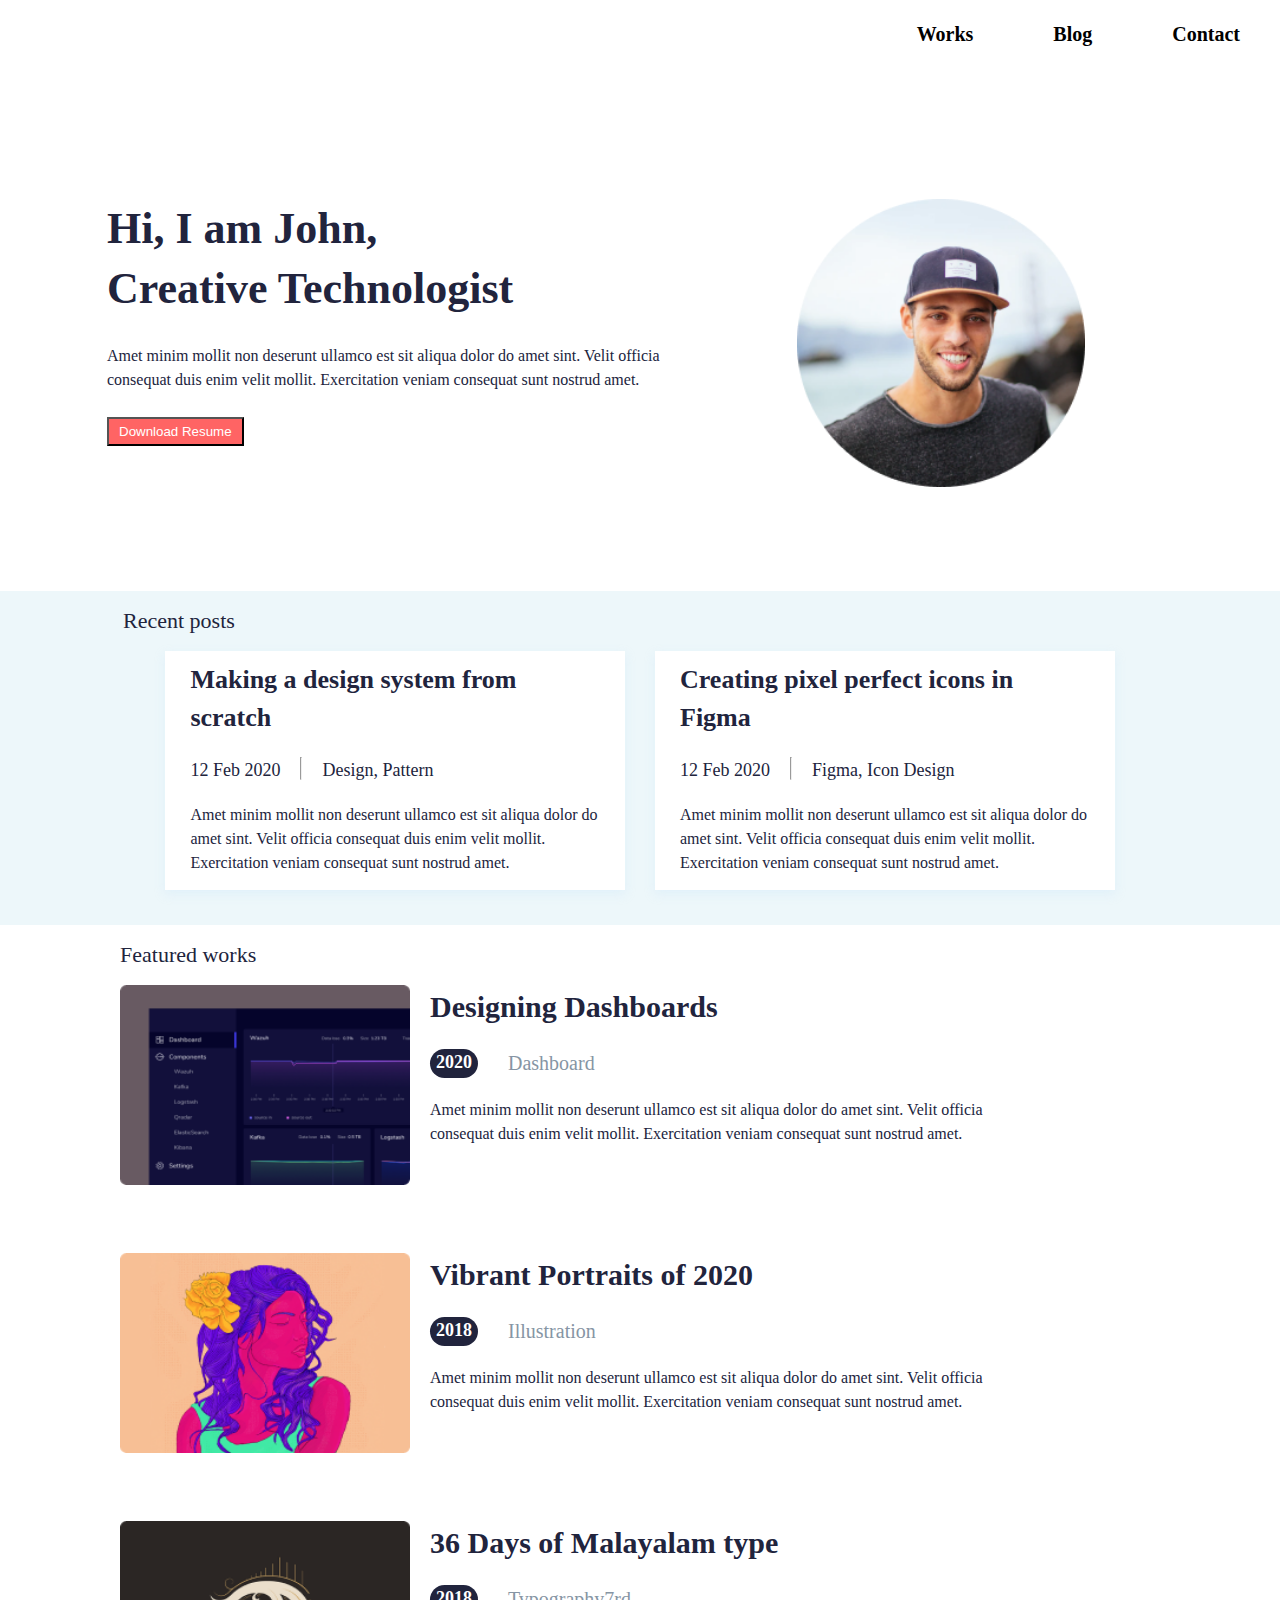
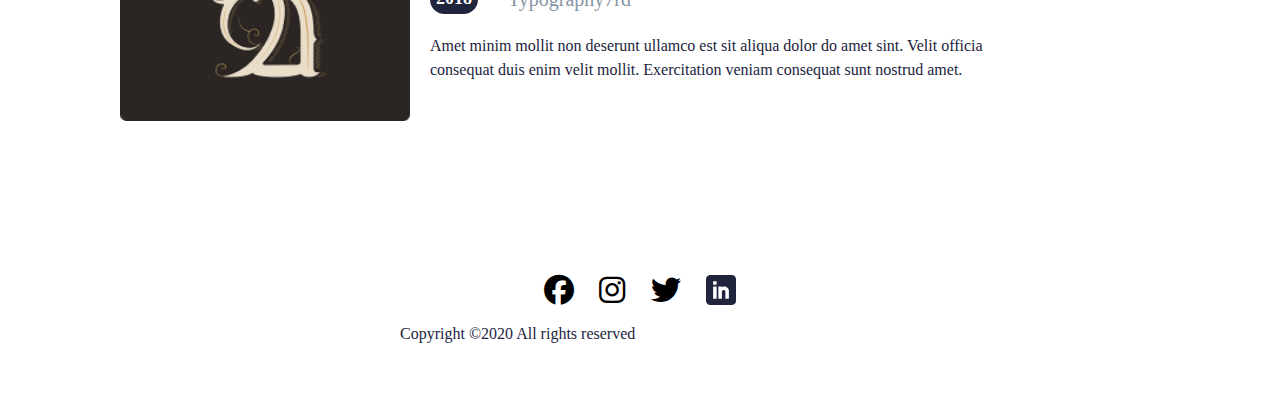
<file: index.html>
<!DOCTYPE html>
<html lang="en">
<head>
    <meta charset="UTF-8">
    <meta name="viewport" content="width=
    , initial-scale=1.0">
    <title>Document</title>
    <link rel="stylesheet" href="main.css">
    <link rel="stylesheet" href="./css/all.css">
</head>
<body>
    <div class="obwi">
       <nav>
        <a href="">Works</a>
        <a href="">Blog</a>
        <a href="">Contact</a>
       </nav>
       <header>
        <div class="hc1">
            <h1>Hi, I am John,<br>
                Creative Technologist</h1>
                <p>Amet minim mollit non deserunt ullamco est sit aliqua dolor do amet sint. Velit officia consequat duis enim velit mollit. Exercitation veniam consequat sunt nostrud amet.</p>
                <button>Download Resume</button>
        </div>
        <div class="hc2">
            <img src="./Ellipse 1.png" alt="">
        </div>
       </header> 
       <div class="c">
        <h4>Recent posts</h4>
        <div class="cm">
        <div class="c1">
            <h1>Making a design system from scratch</h1>
            <div class="c1t">
                <h3>12 Feb 2020</h4>
                <hr>
                <h3>Design, Pattern</h3>
            </div>
            <p>Amet minim mollit non deserunt ullamco est sit aliqua dolor do amet sint. Velit officia consequat duis enim velit mollit. Exercitation veniam consequat sunt nostrud amet.</p>

        </div>

        <div class="c1">
            <h1>Creating pixel perfect icons in Figma</h1>
            <div class="c1t">
                <h3>12 Feb 2020</h4>
                <hr>
                <h3>Figma, Icon Design</h3>
            </div>
            <p>Amet minim mollit non deserunt ullamco est sit aliqua dolor do amet sint. Velit officia consequat duis enim velit mollit. Exercitation veniam consequat sunt nostrud amet.</p>

        </div>
       </div>
    </div>

    <main>
        <h4>Featured works</h4>
        <div class="mc">
            <div class="mc1">
                <img src="./Rectangle 30.png" alt="">
            </div>
            <div class="mc2">
                <h1>Designing Dashboards</h1>
                <div class="mct">
                    <h2>2020</h2>
                <h3>Dashboard</h3>
            </div>
                <p>Amet minim mollit non deserunt ullamco est sit aliqua dolor do amet sint. Velit officia consequat duis enim velit mollit. Exercitation veniam consequat sunt nostrud amet.</p>
            </div>
        </div>

        <div class="mc">
            <div class="mc1">
                <img src="./Rectangle 32.png" alt="">
            </div>
            <div class="mc2">
                <h1>Vibrant Portraits of 2020</h1>
                <div class="mct">
                    <h2>2018</h2>
                <h3>Illustration</h3>
            </div>
                <p>Amet minim mollit non deserunt ullamco est sit aliqua dolor do amet sint. Velit officia consequat duis enim velit mollit. Exercitation veniam consequat sunt nostrud amet.</p>
            </div>
        </div>

        <div class="mc ">
            <div class="mc1">
                <img src="./Rectangle 34.png" alt="">
            </div>
            <div class="mc2">
                <h1>36 Days of Malayalam type</h1>
                <div class="mct">
                    <h2>2018</h2>
                <h3>Typography7rd </h3>
            </div>
                <p>Amet minim mollit non deserunt ullamco est sit aliqua dolor do amet sint. Velit officia consequat duis enim velit mollit. Exercitation veniam consequat sunt nostrud amet.</p>
            </div>
        </div>
    </main>
    <footer>
        <div class="f1">
            <i class="fa-brands fa-facebook"></i>
                <i class="fa-brands fa-instagram"></i>
                <i class="fa-brands fa-twitter"></i>
                <img src="./Linkedin.png" alt="">
        </div>
        <div class="f2">
            <a>Copyright ©2020 All rights reserved </a>
        </div>
    </footer>
    
    </div>
</body>
</html>
</file>
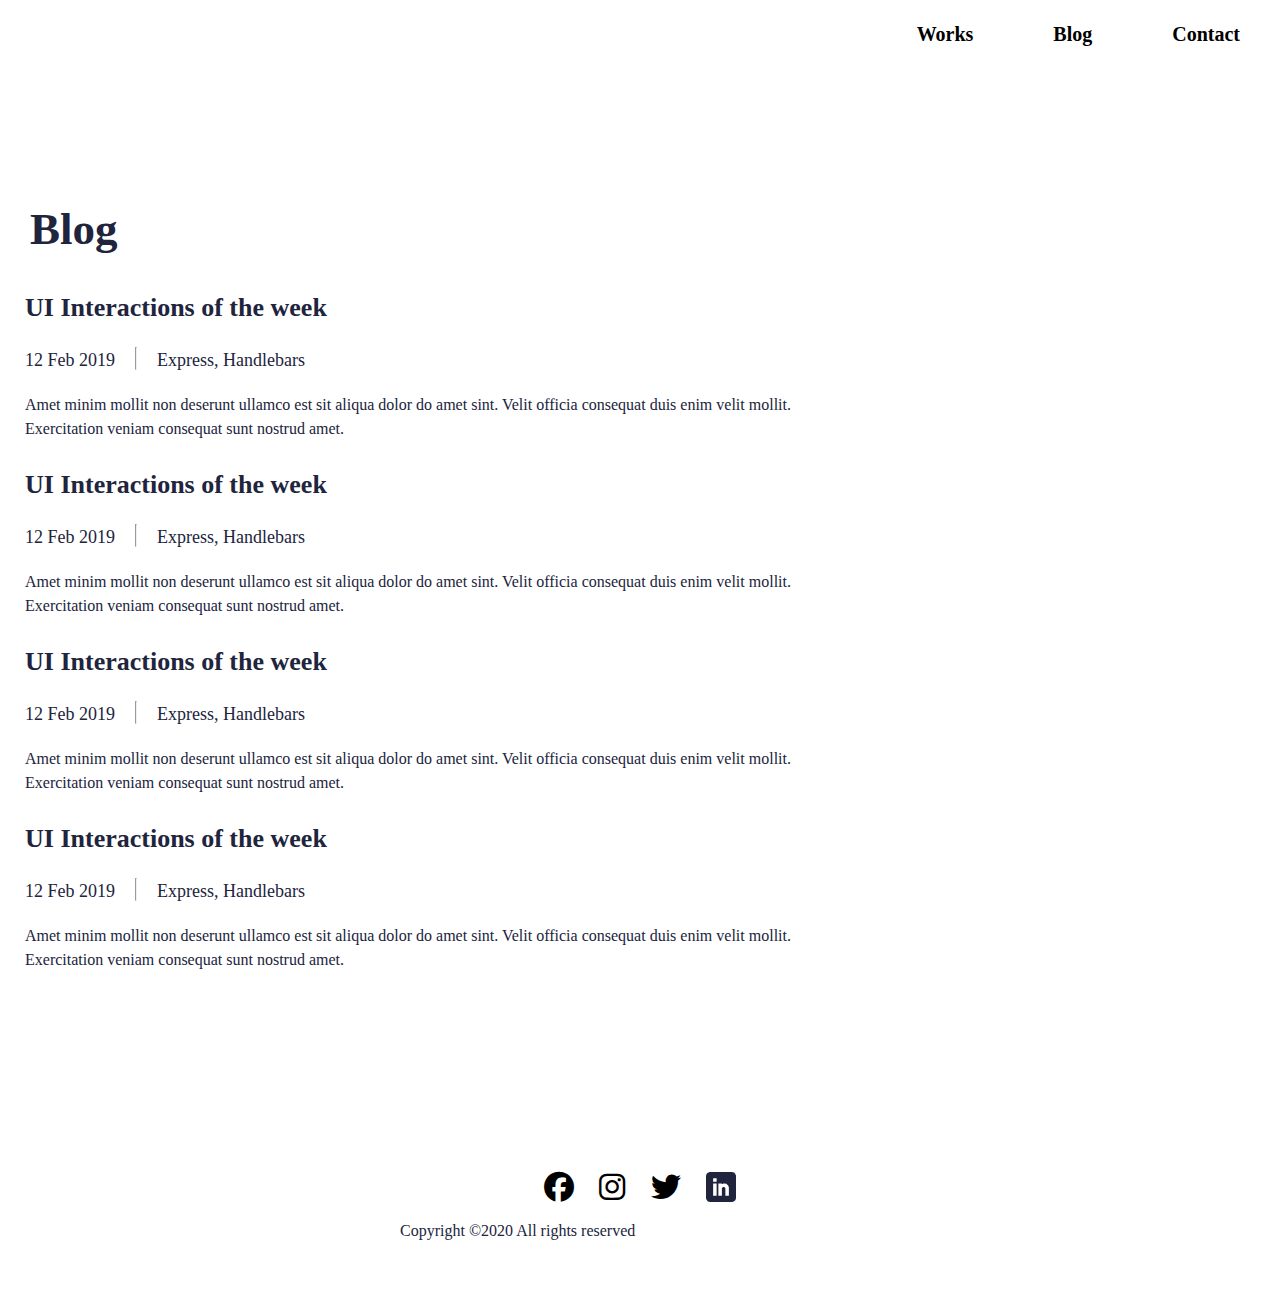
<file: index1.html>
<!DOCTYPE html>
<html lang="en">
<head>
    <meta charset="UTF-8">
    <meta name="viewport" content="width=
    , initial-scale=1.0">
    <title>Document</title>
    <link rel="stylesheet" href="./man1.css">
    <link rel="stylesheet" href="./css/all.css">
</head>
<body>
    <div class="obwi">
       <nav>
        <a href="index2.html">Works</a>
        <a href="index.html">Blog</a>
        <a href="index3.html">Contact</a>
       </nav>
       <div class="c">
        <h2>Blog</h2>
        <div class="cm">
        <div class="c1">
            <h1>UI Interactions of the week</h1>
            <div class="c1t">
                <h3>12 Feb 2019</h4>
                <hr>
                <h3>Express, Handlebars</h3>
            </div>
            <p>Amet minim mollit non deserunt ullamco est sit aliqua dolor do amet sint. Velit officia consequat duis enim velit mollit. Exercitation veniam consequat sunt nostrud amet.</p>

        </div>

        <div class="c1">
            <h1>UI Interactions of the week</h1>
            <div class="c1t">
                <h3>12 Feb 2019</h4>
                <hr>
                <h3>Express, Handlebars</h3>
            </div>
            <p>Amet minim mollit non deserunt ullamco est sit aliqua dolor do amet sint. Velit officia consequat duis enim velit mollit. Exercitation veniam consequat sunt nostrud amet.</p>

        </div>

        <div class="c1">
            <h1>UI Interactions of the week</h1>
            <div class="c1t">
                <h3>12 Feb 2019</h4>
                <hr>
                <h3>Express, Handlebars</h3>
            </div>
            <p>Amet minim mollit non deserunt ullamco est sit aliqua dolor do amet sint. Velit officia consequat duis enim velit mollit. Exercitation veniam consequat sunt nostrud amet.</p>

        </div>

        <div class="c1">
            <h1>UI Interactions of the week</h1>
            <div class="c1t">
                <h3>12 Feb 2019</h4>
                <hr>
                <h3>Express, Handlebars</h3>
            </div>
            <p>Amet minim mollit non deserunt ullamco est sit aliqua dolor do amet sint. Velit officia consequat duis enim velit mollit. Exercitation veniam consequat sunt nostrud amet.</p>

        </div>


       </div>
    </div>

   
    <footer>
        <div class="f1">
            <i class="fa-brands fa-facebook"></i>
                <i class="fa-brands fa-instagram"></i>
                <i class="fa-brands fa-twitter"></i>
                <img src="./Linkedin.png" alt="">
        </div>
        <div class="f2">
            <a>Copyright ©2020 All rights reserved </a>
        </div>
    </footer>
    
    </div>
</body>
</html>
</file>
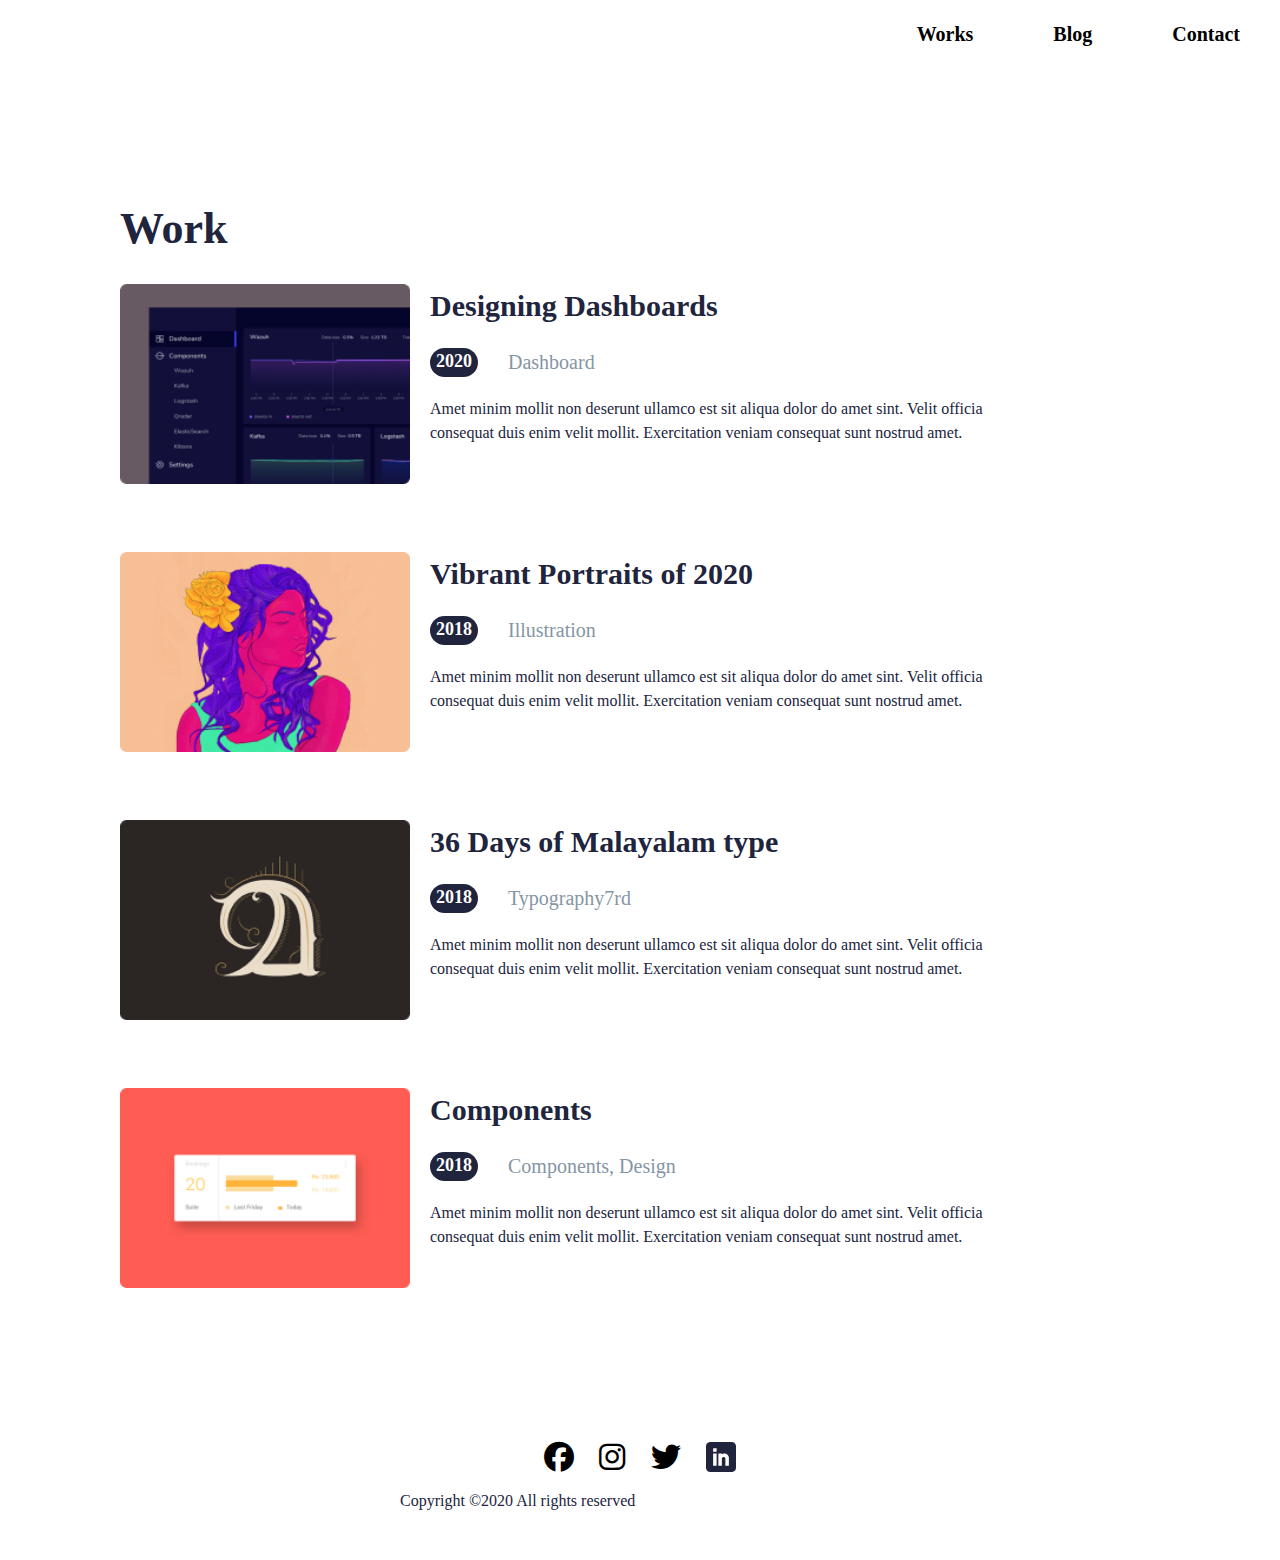
<file: index2.html>
<!DOCTYPE html>
<html lang="en">
<head>
    <meta charset="UTF-8">
    <meta name="viewport" content="width=
    , initial-scale=1.0">
    <title>Document</title>
    <link rel="stylesheet" href="./main2.css">
    <link rel="stylesheet" href="./css/all.css">
</head>
<body>
    <div class="obwi">
       <nav>
        <a href="index.html">Works</a>
        <a href="index1.html">Blog</a>
        <a href="index3.html">Contact</a>
       </nav>
        
      

    <main>
        <h2>Work</h2>
        <div class="mc">
            <div class="mc1">
                <img src="./Rectangle 30.png" alt="">
            </div>
            <div class="mc2">
                <h1>Designing Dashboards</h1>
                <div class="mct">
                    <h4>2020</h4>
                <h3>Dashboard</h3>
            </div>
                <p>Amet minim mollit non deserunt ullamco est sit aliqua dolor do amet sint. Velit officia consequat duis enim velit mollit. Exercitation veniam consequat sunt nostrud amet.</p>
            </div>
        </div>

        <div class="mc">
            <div class="mc1">
                <img src="./Rectangle 32.png" alt="">
            </div>
            <div class="mc2">
                <h1>Vibrant Portraits of 2020</h1>
                <div class="mct">
                    <h4>2018</h4>
                <h3>Illustration</h3>
            </div>
                <p>Amet minim mollit non deserunt ullamco est sit aliqua dolor do amet sint. Velit officia consequat duis enim velit mollit. Exercitation veniam consequat sunt nostrud amet.</p>
            </div>
        </div>

        <div class="mc ">
            <div class="mc1">
                <img src="./Rectangle 34.png" alt="">
            </div>
            <div class="mc2">
                <h1>36 Days of Malayalam type</h1>
                <div class="mct">
                    <h4>2018</h4>
                <h3>Typography7rd </h3>
            </div>
                <p>Amet minim mollit non deserunt ullamco est sit aliqua dolor do amet sint. Velit officia consequat duis enim velit mollit. Exercitation veniam consequat sunt nostrud amet.</p>
            </div>
        </div>

        <div class="mc ">
            <div class="mc1">
                <img src="./Rectangle 40.png" alt="">
            </div>
            <div class="mc2">
                <h1>Components</h1>
                <div class="mct">
                    <h4>2018</h4>
                <h3>Components, Design</h3>
            </div>
                <p>Amet minim mollit non deserunt ullamco est sit aliqua dolor do amet sint. Velit officia consequat duis enim velit mollit. Exercitation veniam consequat sunt nostrud amet.</p>
            </div>
        </div>
    </main>
    <footer>
        <div class="f1">
            <i class="fa-brands fa-facebook"></i>
                <i class="fa-brands fa-instagram"></i>
                <i class="fa-brands fa-twitter"></i>
                <img src="./Linkedin.png" alt="">
        </div>
        <div class="f2">
            <a>Copyright ©2020 All rights reserved </a>
        </div>
    </footer>
    
    </div>
</body>
</html>
</file>
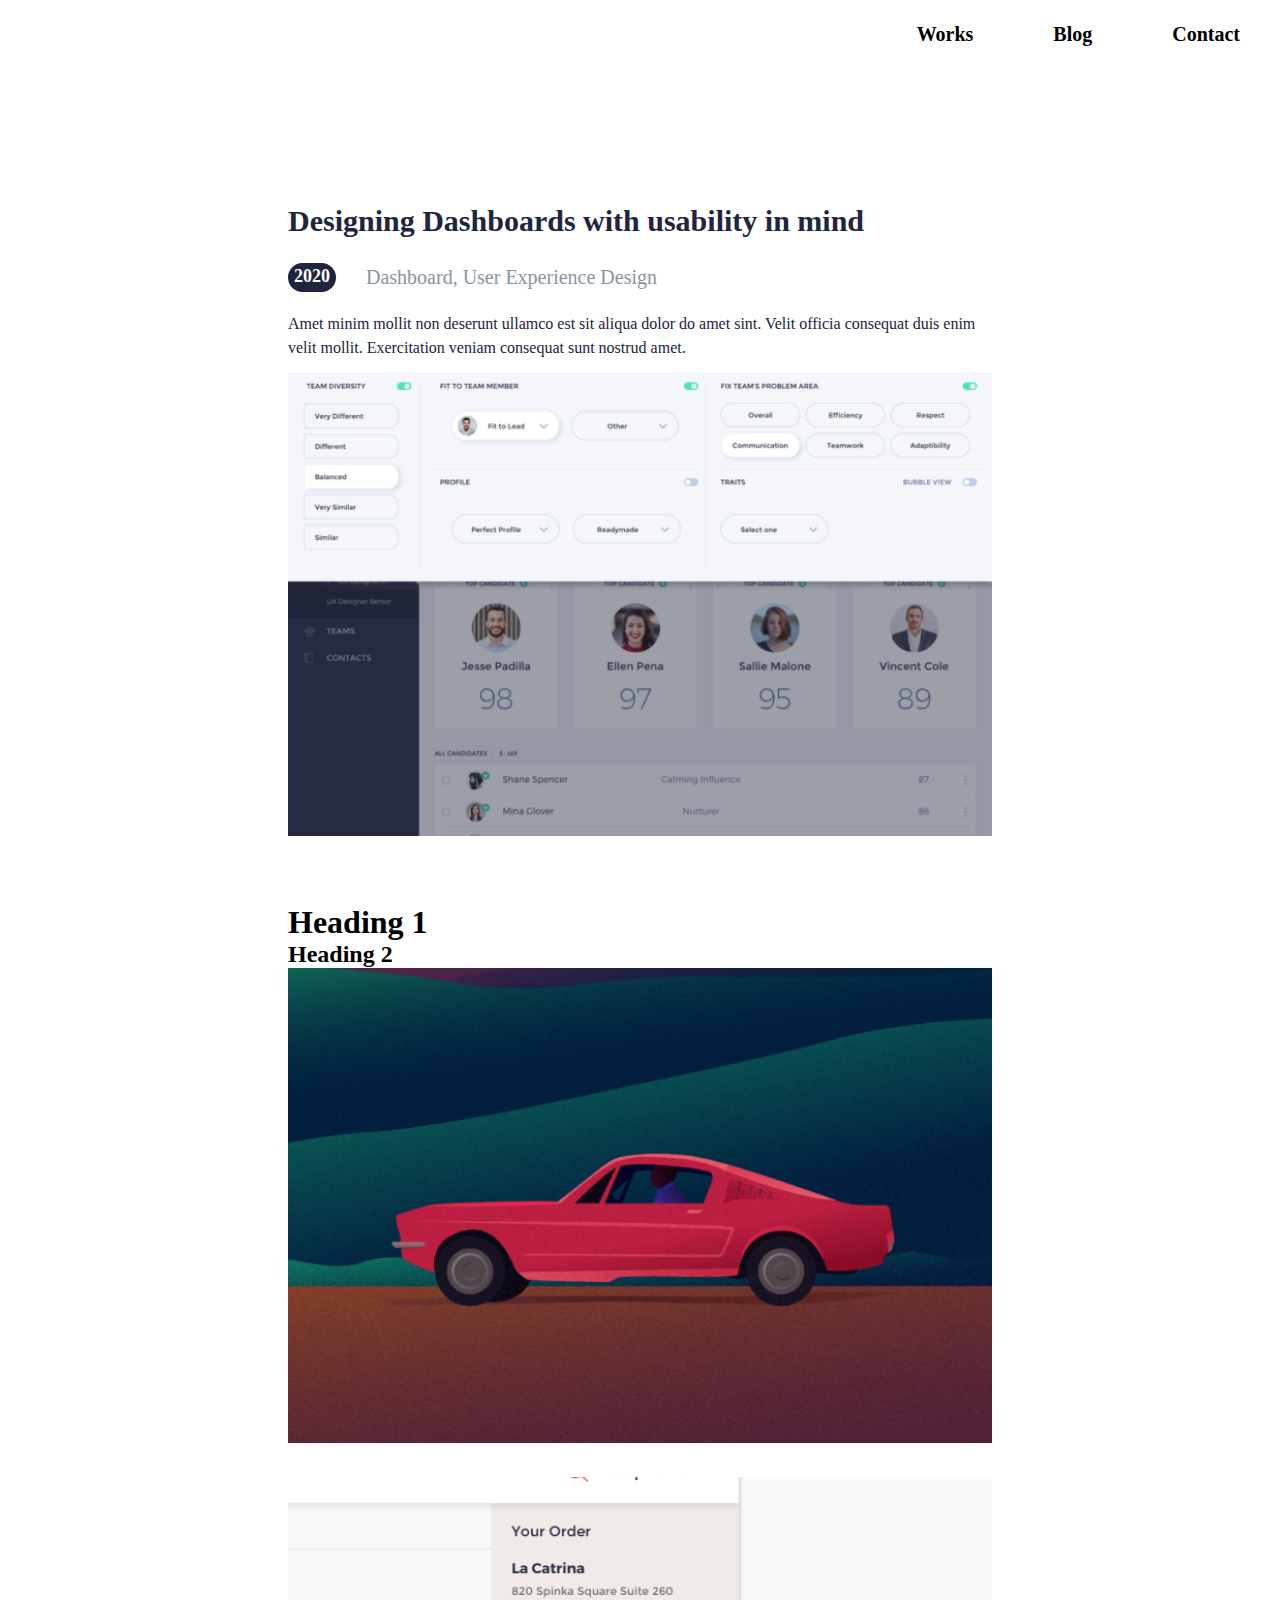
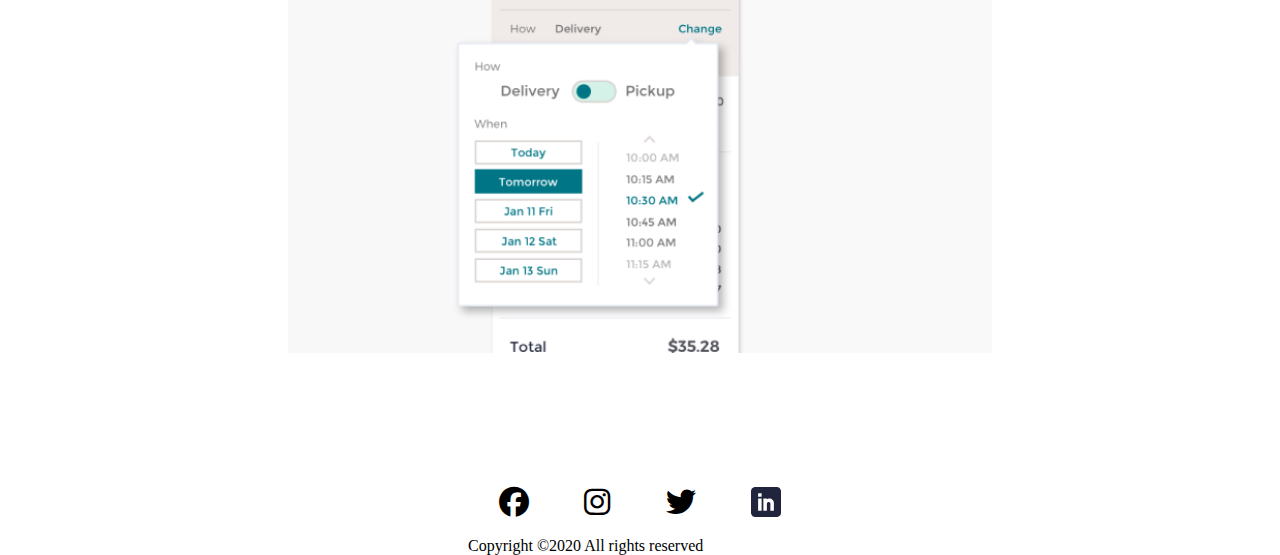
<file: index3.html>
<!DOCTYPE html>
<html lang="en">
<head>
    <meta charset="UTF-8">
    <meta name="viewport" content="width=
    , initial-scale=1.0">
    <title>Document</title>
    <link rel="stylesheet" href="./main3.css">
    <link rel="stylesheet" href="./css/all.css">
</head>
<body>
    <div class="obwi">
       <nav>
        <a href="index2.html">Works</a>
        <a href="index1.html">Blog</a>
        <a href="index.html">Contact</a>
       </nav>
      

    <main>
       
        <div class="mc">
            <div class="mc2">
                <h1>Designing Dashboards with usability in mind</h1>
                <div class="mct">
                    <h2>2020</h2>
                <h3>Dashboard, User Experience Design</h3>
            </div>
                <p>Amet minim mollit non deserunt ullamco est sit aliqua dolor do amet sint. Velit officia consequat duis enim velit mollit. Exercitation veniam consequat sunt nostrud amet.</p>
            </div>
            <img src="./Rectangle 4.png" alt="">
        </div>

    </main>
    <div class="main">
        <h1>Heading 1</h1>
        <h2>Heading 2</h2>
        <img src="./Rectangle 5.png" alt="">
        <img src="./Rectangle 6.png" alt="">
    </div>
    <footer>
        <div class="f1">
            <i class="fa-brands fa-facebook"></i>
                <i class="fa-brands fa-instagram"></i>
                <i class="fa-brands fa-twitter"></i>
                <img src="./Linkedin.png" alt="">
        </div>
        <div class="f2">
            <a>Copyright ©2020 All rights reserved </a>
        </div>
    </footer>
    
    </div>
</body>
</html>
</file>
<file: main.css>
* {
  margin: 0px;
}

.obwi {
  width: 100%;
}

nav {
  position: sticky;
  top: 0px;
  background-color: white;
  display: flex;
  justify-content: flex-end;
  gap: 30px;
  width: 100%;
  height: auto;
  padding-top: 20px;
  padding-bottom: 20px;
  margin-bottom: 130px;
}
nav a {
  margin-right: 30px;
  text-decoration: none;
  color: black;
  font-family: Heebo;
  font-size: 20px;
  font-weight: 900;
  line-height: 29px;
  letter-spacing: 0px;
  text-align: right;
  padding-left: 10px;
  padding-right: 10px;
}
nav a:hover {
  background-color: black;
  color: white;
}

header {
  margin-bottom: 100px;
  display: flex;
  justify-content: space-around;
  width: 100%;
}
header .hc1 {
  width: 45%;
  margin-left: 100px;
}
header .hc1 h1 {
  font-family: Heebo;
  font-size: 44px;
  font-weight: 700;
  line-height: 60px;
  letter-spacing: 0px;
  text-align: left;
  color: #21243D;
  margin-bottom: 25px;
}
header .hc1 p {
  font-family: Heebo;
  font-size: 16px;
  font-weight: 400;
  line-height: 24px;
  letter-spacing: 0px;
  text-align: left;
  color: #21243D;
  margin-bottom: 25px;
}
header .hc1 button {
  padding: 5px 10px 5px 10px;
  background: #FF6464;
  color: white;
}
header .hc2 {
  width: 45%;
}
header .hc2 img {
  width: 50%;
  margin-left: 100px;
}

.c {
  background: #EDF7FA;
  padding-bottom: 35px;
  width: 100%;
}
.c h4 {
  margin-left: 123px;
  font-family: Heebo;
  font-size: 22px;
  font-weight: 400;
  line-height: 60px;
  letter-spacing: 0px;
  text-align: left;
  color: #21243D;
}
.c .cm {
  width: 100%;
  display: flex;
  justify-content: center;
  gap: 30px;
}
.c .cm .c1 {
  padding: 10px 25px 15px 25px;
  width: 32%;
  background: #FFFFFF;
  box-shadow: 0px 4px 10px 0px rgba(187, 225, 250, 0.2509803922);
}
.c .cm .c1 h1 {
  font-family: Heebo;
  font-size: 26px;
  font-weight: 700;
  line-height: 38px;
  letter-spacing: 0px;
  text-align: left;
  color: #21243D;
  margin-bottom: 20px;
}
.c .cm .c1 .c1t {
  width: 100%;
  display: flex;
  margin-bottom: 20px;
}
.c .cm .c1 .c1t h3 {
  font-family: Heebo;
  font-size: 18px;
  font-weight: 400;
  line-height: 26px;
  letter-spacing: 0px;
  text-align: left;
  color: #21243D;
}
.c .cm .c1 .c1t hr {
  background: #000000;
  height: 21px;
  margin-left: 20px;
  margin-right: 20px;
}
.c .cm .c1 p {
  font-family: Heebo;
  font-size: 16px;
  font-weight: 400;
  line-height: 24px;
  letter-spacing: 0px;
  text-align: left;
  color: #21243D;
}

main {
  width: 100%;
}
main h4 {
  margin-left: 120px;
  font-family: Heebo;
  font-size: 22px;
  font-weight: 400;
  line-height: 60px;
  letter-spacing: 0px;
  text-align: left;
  color: #21243D;
}
main .mc {
  margin-left: 120px;
  display: flex;
  gap: 20px;
  margin-bottom: 5%;
}
main .mc .mc1 {
  width: 25%;
}
main .mc .mc1 img {
  width: 100%;
  height: 200px;
}
main .mc .mc2 {
  width: 50%;
}
main .mc .mc2 h1 {
  font-family: Heebo;
  font-size: 30px;
  font-weight: 700;
  line-height: 44px;
  letter-spacing: 0px;
  text-align: left;
  color: #21243D;
  padding-bottom: 20px;
}
main .mc .mc2 .mct {
  width: 100%;
  display: flex;
  margin-bottom: 20px;
}
main .mc .mc2 .mct h2 {
  font-family: Heebo;
  font-size: 18px;
  font-weight: 900;
  padding: 3px 6px 3px 6px;
  text-align: left;
  color: white;
  background-color: #21243D;
  border-radius: 16px;
  margin-right: 30px;
}
main .mc .mc2 .mct h3 {
  font-family: Heebo;
  font-size: 20px;
  font-weight: 400;
  line-height: 29px;
  letter-spacing: 0px;
  text-align: left;
  color: #8695A4;
}
main .mc .mc2 p {
  font-family: Heebo;
  font-size: 16px;
  font-weight: 400;
  line-height: 24px;
  letter-spacing: 0px;
  text-align: left;
  color: #21243D;
}

footer {
  margin-top: 150px;
  margin-bottom: 50px;
  width: 100%;
}
footer .f1 {
  width: 15%;
  display: flex;
  justify-content: space-between;
  margin: auto;
  margin-bottom: 20px;
}
footer i {
  font-size: 30px;
}
footer .f2 {
  width: 50%;
  margin-left: 400px;
}
footer a {
  text-decoration: none;
  color: #21243D;
}

@media (max-width: 736px) {
  nav {
    display: none;
  }
  header {
    width: 100%;
    flex-wrap: wrap;
  }
  header .hc1 {
    width: 100%;
  }
  header .hc1 h1 {
    position: relative;
    right: 25px;
    text-align: center;
  }
  header .hc1 p {
    position: relative;
    right: 25px;
    text-align: center;
  }
  header .hc1 button {
    position: relative;
    right: 15px;
    width: 90%;
    margin: auto;
  }
  header .hc2 {
    margin: auto;
    width: 100%;
  }
  header .hc2 img {
    position: relative;
    right: 10px;
    width: 60%;
    margin-top: 20px;
  }
  .c {
    width: 110%;
  }
  .c .cm {
    width: 100%;
    flex-wrap: wrap;
  }
  .c .cm .c1 {
    margin: auto;
    width: 80%;
  }
  main {
    width: 100%;
    position: relative;
    right: 60px;
  }
  main .mc {
    flex-wrap: wrap;
    width: 100%;
    position: relative;
    right: 45px;
  }
  main .mc .mc1 {
    width: 100%;
  }
  main .mc .mc2 {
    width: 100%;
  }
  footer {
    width: 100%;
  }
  footer .f1 {
    margin: auto;
    width: 90%;
    padding-bottom: 20px;
  }
  footer .f2 {
    position: relative;
    left: 40px;
    width: 90%;
    margin: auto;
  }
}/*# sourceMappingURL=main.css.map */
</file>
<file: man1.css>
* {
  margin: 0px;
}

.obwi {
  width: 100%;
}

nav {
  position: sticky;
  top: 0px;
  background-color: white;
  display: flex;
  justify-content: flex-end;
  gap: 30px;
  width: 100%;
  height: auto;
  padding-top: 20px;
  padding-bottom: 20px;
  margin-bottom: 130px;
}
nav a {
  margin-right: 30px;
  text-decoration: none;
  color: black;
  font-family: Heebo;
  font-size: 20px;
  font-weight: 900;
  line-height: 29px;
  letter-spacing: 0px;
  text-align: right;
  padding-left: 10px;
  padding-right: 10px;
}
nav a:hover {
  background-color: black;
  color: white;
}

.c {
  background: white;
  padding-bottom: 35px;
  width: 100%;
}
.c h2 {
  margin-left: 30px;
  margin-bottom: 20px;
  font-family: Heebo;
  font-size: 45px;
  font-weight: 900;
  line-height: 60px;
  letter-spacing: 0px;
  text-align: left;
  color: #21243D;
}
.c .cm {
  width: 100%;
}
.c .cm .c1 {
  padding: 10px 25px 15px 25px;
  width: 60%;
  background: #FFFFFF;
}
.c .cm .c1 h1 {
  font-family: Heebo;
  font-size: 26px;
  font-weight: 700;
  line-height: 38px;
  letter-spacing: 0px;
  text-align: left;
  color: #21243D;
  margin-bottom: 20px;
}
.c .cm .c1 .c1t {
  width: 100%;
  display: flex;
  margin-bottom: 20px;
}
.c .cm .c1 .c1t h3 {
  font-family: Heebo;
  font-size: 18px;
  font-weight: 400;
  line-height: 26px;
  letter-spacing: 0px;
  text-align: left;
  color: #21243D;
}
.c .cm .c1 .c1t hr {
  background: #000000;
  height: 21px;
  margin-left: 20px;
  margin-right: 20px;
}
.c .cm .c1 p {
  font-family: Heebo;
  font-size: 16px;
  font-weight: 400;
  line-height: 24px;
  letter-spacing: 0px;
  text-align: left;
  color: #21243D;
}

footer {
  margin-top: 150px;
  margin-bottom: 50px;
  width: 100%;
}
footer .f1 {
  width: 15%;
  display: flex;
  justify-content: space-between;
  margin: auto;
  margin-bottom: 20px;
}
footer i {
  font-size: 30px;
}
footer .f2 {
  width: 50%;
  margin-left: 400px;
}
footer a {
  text-decoration: none;
  color: #21243D;
}

@media (max-width: 736px) {
  nav {
    display: none;
  }
  .c {
    width: 100%;
  }
  .c .cm {
    width: 100%;
    flex-wrap: wrap;
  }
  .c .cm .c1 {
    margin: auto;
    width: 80%;
  }
  footer {
    width: 100%;
  }
  footer .f1 {
    width: 100%;
    display: flex;
    justify-content: space-around;
    margin: auto;
    padding-bottom: 50px;
  }
  footer .f2 {
    position: relative;
    left: 67px;
    width: 100%;
    margin: auto;
  }
}/*# sourceMappingURL=man1.css.map */
</file>
<file: main2.css>
* {
  margin: 0px;
}

.obwi {
  width: 100%;
}

nav {
  position: sticky;
  top: 0px;
  background-color: white;
  display: flex;
  justify-content: flex-end;
  gap: 30px;
  width: 100%;
  height: auto;
  padding-top: 20px;
  padding-bottom: 20px;
  margin-bottom: 130px;
}
nav a {
  margin-right: 30px;
  text-decoration: none;
  color: black;
  font-family: Heebo;
  font-size: 20px;
  font-weight: 900;
  line-height: 29px;
  letter-spacing: 0px;
  text-align: right;
  padding-left: 10px;
  padding-right: 10px;
}
nav a:hover {
  background-color: black;
  color: white;
}

main {
  width: 100%;
}
main h2 {
  margin-left: 120px;
  margin-bottom: 25px;
  font-family: Heebo;
  font-size: 44px;
  font-weight: bolder;
  line-height: 60px;
  letter-spacing: 0px;
  text-align: left;
  color: #21243D;
}
main .mc {
  margin-left: 120px;
  display: flex;
  gap: 20px;
  margin-bottom: 5%;
}
main .mc .mc1 {
  width: 25%;
}
main .mc .mc1 img {
  width: 100%;
  height: 200px;
}
main .mc .mc2 {
  width: 50%;
}
main .mc .mc2 h1 {
  font-family: Heebo;
  font-size: 30px;
  font-weight: 700;
  line-height: 44px;
  letter-spacing: 0px;
  text-align: left;
  color: #21243D;
  padding-bottom: 20px;
}
main .mc .mc2 .mct {
  width: 100%;
  display: flex;
  margin-bottom: 20px;
}
main .mc .mc2 .mct h4 {
  font-family: Heebo;
  font-size: 18px;
  font-weight: 900;
  padding: 3px 6px 3px 6px;
  text-align: left;
  color: white;
  background-color: #21243D;
  border-radius: 16px;
  margin-right: 30px;
}
main .mc .mc2 .mct h3 {
  font-family: Heebo;
  font-size: 20px;
  font-weight: 400;
  line-height: 29px;
  letter-spacing: 0px;
  text-align: left;
  color: #8695A4;
}
main .mc .mc2 p {
  font-family: Heebo;
  font-size: 16px;
  font-weight: 400;
  line-height: 24px;
  letter-spacing: 0px;
  text-align: left;
  color: #21243D;
}

footer {
  margin-top: 150px;
  margin-bottom: 50px;
  width: 100%;
}
footer .f1 {
  width: 15%;
  display: flex;
  justify-content: space-between;
  margin: auto;
  margin-bottom: 20px;
}
footer i {
  font-size: 30px;
}
footer .f2 {
  width: 50%;
  margin-left: 400px;
}
footer a {
  text-decoration: none;
  color: #21243D;
}

@media (max-width: 736px) {
  nav {
    display: none;
  }
  main {
    width: 100%;
  }
  main .mc {
    flex-wrap: wrap;
    width: 100%;
  }
  main .mc .mc1 {
    width: 100%;
    position: relative;
    right: 55px;
  }
  main .mc .mc1 img {
    width: 100%;
    height: 500px;
  }
  main .mc .mc2 {
    position: relative;
    right: 55px;
    width: 100%;
  }
  footer {
    width: 100%;
  }
  footer .f1 {
    position: relative;
    left: 60px;
    width: 100%;
    display: flex;
    justify-content: space-around;
    margin: auto;
    padding-bottom: 30px;
  }
  footer .f2 {
    position: relative;
    left: 120px;
    width: 100%;
    margin: auto;
  }
}/*# sourceMappingURL=main2.css.map */
</file>
<file: main3.css>
* {
  margin: 0px;
}

.obwi {
  width: 100%;
}

nav {
  position: sticky;
  top: 0px;
  background-color: white;
  display: flex;
  justify-content: flex-end;
  gap: 30px;
  width: 100%;
  height: auto;
  padding-top: 20px;
  padding-bottom: 20px;
  margin-bottom: 130px;
}
nav a {
  margin-right: 30px;
  text-decoration: none;
  color: black;
  font-family: Heebo;
  font-size: 20px;
  font-weight: 900;
  line-height: 29px;
  letter-spacing: 0px;
  text-align: right;
  padding-left: 10px;
  padding-right: 10px;
}
nav a:hover {
  background-color: black;
  color: white;
}

main {
  width: 100%;
}
main h4 {
  margin-left: 20px;
  font-family: Heebo;
  font-size: 22px;
  font-weight: 400;
  line-height: 60px;
  letter-spacing: 0px;
  text-align: left;
  color: #21243D;
}
main .mc {
  width: 55%;
  margin: auto;
  margin-bottom: 5%;
}
main .mc img {
  width: 100%;
}
main .mc .mc2 {
  width: 100%;
}
main .mc .mc2 h1 {
  font-family: Heebo;
  font-size: 30px;
  font-weight: 700;
  line-height: 44px;
  letter-spacing: 0px;
  text-align: left;
  color: #21243D;
  padding-bottom: 20px;
}
main .mc .mc2 .mct {
  width: 100%;
  display: flex;
  margin-bottom: 20px;
}
main .mc .mc2 .mct h2 {
  font-family: Heebo;
  font-size: 18px;
  font-weight: 900;
  padding: 3px 6px 3px 6px;
  text-align: left;
  color: white;
  background-color: #21243D;
  border-radius: 16px;
  margin-right: 30px;
}
main .mc .mc2 .mct h3 {
  font-family: Heebo;
  font-size: 20px;
  font-weight: 400;
  line-height: 29px;
  letter-spacing: 0px;
  text-align: left;
  color: #8695A4;
}
main .mc .mc2 p {
  font-family: Heebo;
  font-size: 16px;
  font-weight: 400;
  line-height: 24px;
  letter-spacing: 0px;
  text-align: left;
  color: #21243D;
}

.main {
  width: 55%;
  margin: auto;
}
.main img {
  width: 100%;
  margin-bottom: 30px;
}

footer {
  padding-top: 100px;
  width: 55%;
  margin: auto;
}
footer .f1 {
  padding-bottom: 20px;
  margin: auto;
  width: 40%;
  display: flex;
  justify-content: space-between;
}
footer .f1 i {
  font-size: 30px;
}
footer .f2 {
  margin-left: 180px;
}

@media (max-width: 736px) {
  nav {
    display: none;
  }
  main {
    width: 100%;
  }
  main .mc {
    width: 100%;
  }
  main .mc1 {
    width: 100%;
  }
  main .mc2 {
    width: 100%;
  }
  footer {
    width: 100%;
  }
  footer .f1 {
    position: relative;
    left: 10px;
  }
  footer .f2 {
    width: 80%;
    position: relative;
    right: 120px;
  }
}/*# sourceMappingURL=main3.css.map */
</file>
